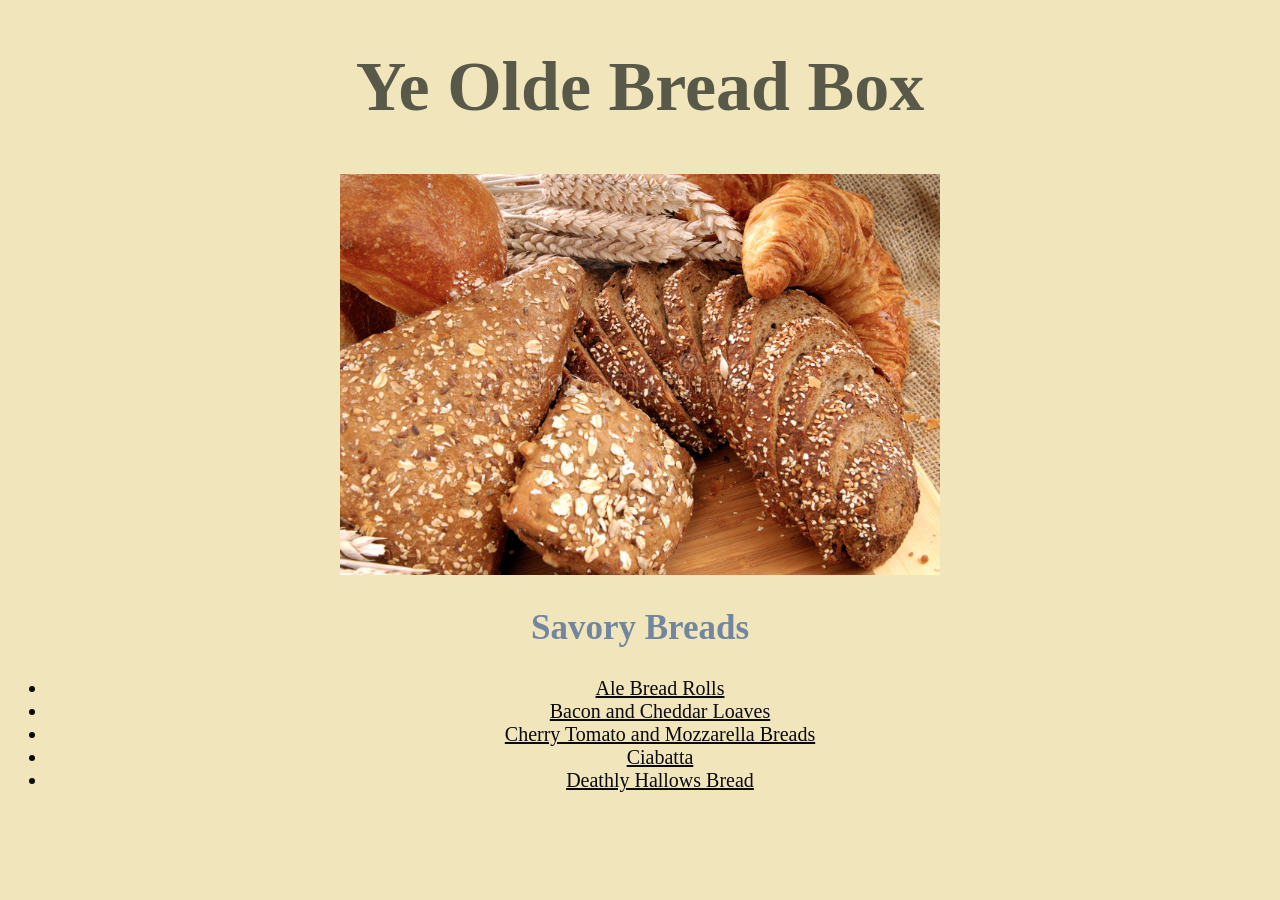
<file: index.html>
<!DOCTYPE html>
<html lang="en">

<head>
    <meta charset="UTF-8">
    <meta http-equiv="X-UA-Compatible" content="IE=edge">
    <meta name="viewport" content="width=device-width, initial-scale=1.0">
    <link rel="stylesheet" href="style.css">
    <title>Recipes</title>
</head>

<body>
    <h1>Ye Olde Bread Box</h1>
    <img src="images/bread-display.jpeg" alt="Bread display">
    <h2>Savory Breads</h2>
    <ul>
        <li><a href="./recipes/ale-bread-rolls.html">Ale Bread Rolls</a></li>
        <li><a href="./recipes/bacon-and-cheddar-loaves.html">Bacon and Cheddar Loaves</a></li>
        <li><a href="./recipes/cherry-tomato-and-mozzarella-breads.html">Cherry Tomato and Mozzarella Breads</a></li>
        <li><a href="./recipes/ciabatta.html">Ciabatta</a></li>
        <li><a href="./recipes/deathly-hallows-bread.html">Deathly Hallows Bread</a></li>
    </ul>
</body>

</html>
</file>
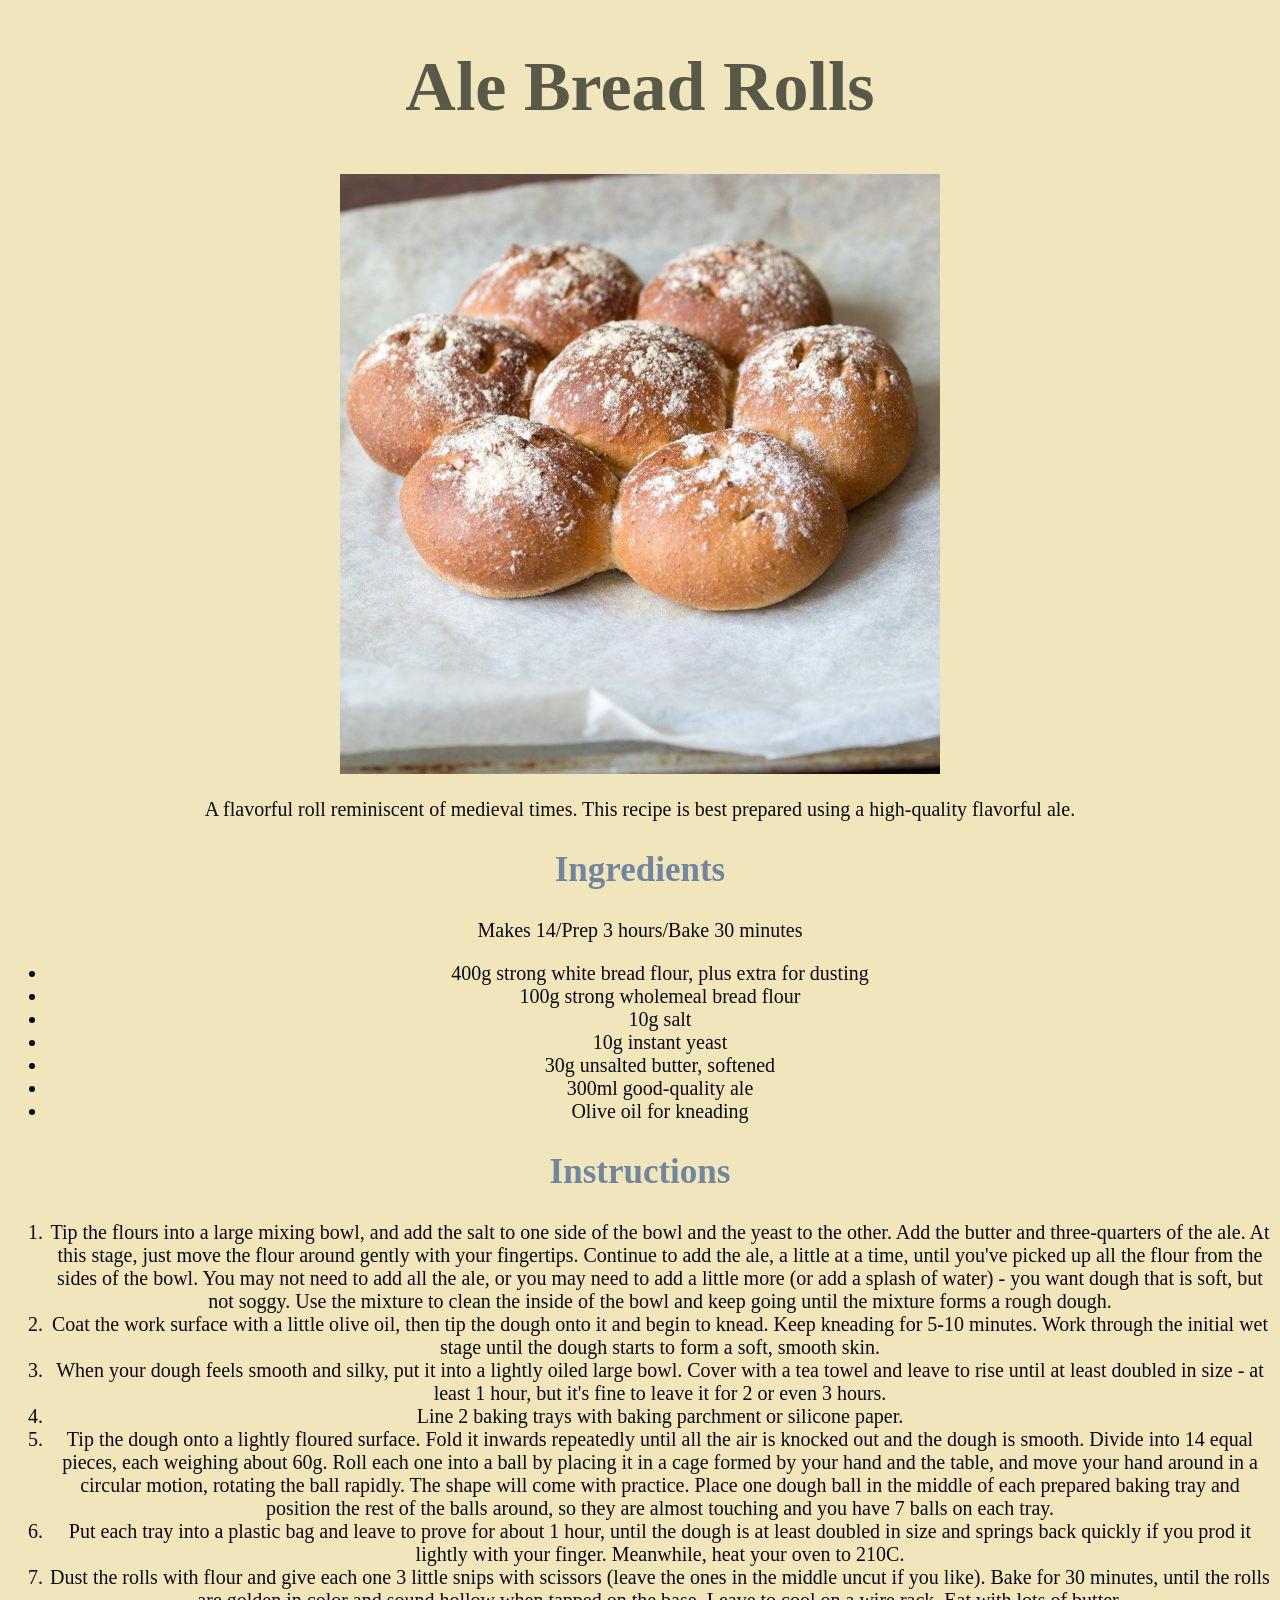
<file: recipes/ale-bread-rolls.html>
<!DOCTYPE html>
<html lang="en">

<head>
    <meta charset="UTF-8">
    <meta http-equiv="X-UA-Compatible" content="IE=edge">
    <meta name="viewport" content="width=device-width, initial-scale=1.0">
    <link rel="stylesheet" href="../style.css">
    <title>Ale Bread Rolls</title>
</head>

<body>
    <h1>Ale Bread Rolls</h1>

    <img src="../images/ale-bread-rolls.jpg" alt="Ale bread rolls">

    <p>A flavorful roll reminiscent of medieval times. This recipe is best prepared using a high-quality flavorful ale.
    </p>

    <h2>Ingredients</h2>
    <p>Makes 14/Prep 3 hours/Bake 30 minutes</p>
    <ul>
        <li>400g strong white bread flour, plus extra for dusting</li>
        <li>100g strong wholemeal bread flour</li>
        <li>10g salt</li>
        <li>10g instant yeast</li>
        <li>30g unsalted butter, softened</li>
        <li>300ml good-quality ale</li>
        <li>Olive oil for kneading</li>
    </ul>
    <h2>Instructions</h2>
    <ol>
        <li>Tip the flours into a large mixing bowl, and add the salt to one side of the bowl and the yeast to the
            other. Add the butter and three-quarters of the ale. At this stage, just move the flour around gently with
            your fingertips. Continue to add the ale, a little at a time, until you've picked up all the flour from the
            sides of the bowl. You may not need to add all the ale, or you may need to add a little more (or add a
            splash of water) - you want dough that is soft, but not soggy. Use the mixture to clean the inside of the
            bowl and keep going until the mixture forms a rough dough.</li>
        <li>Coat the work surface with a little olive oil, then tip the dough onto it and begin to knead. Keep kneading
            for 5-10 minutes. Work through the initial wet stage until the dough starts to form a soft, smooth skin.
        </li>
        <li>When your dough feels smooth and silky, put it into a lightly oiled large bowl. Cover with a tea towel and
            leave to rise until at least doubled in size - at least 1 hour, but it's fine to leave it for 2 or even 3
            hours.</li>
        <li>Line 2 baking trays with baking parchment or silicone paper.</li>
        <li>Tip the dough onto a lightly floured surface. Fold it inwards repeatedly until all the air is knocked out
            and the dough is smooth. Divide into 14 equal pieces, each weighing about 60g. Roll each one into a ball by
            placing it in a cage formed by your hand and the table, and move your hand around in a circular motion,
            rotating the ball rapidly. The shape will come with practice. Place one dough ball in the middle of each
            prepared baking tray and position the rest of the balls around, so they are almost touching and you have 7
            balls on each tray.</li>
        <li>Put each tray into a plastic bag and leave to prove for about 1 hour, until the dough is at least doubled in
            size and springs back quickly if you prod it lightly with your finger. Meanwhile, heat your oven to 210C.
        </li>
        <li>Dust the rolls with flour and give each one 3 little snips with scissors (leave the ones in the middle uncut
            if you like). Bake for 30 minutes, until the rolls are golden in color and sound hollow when tapped on the
            base. Leave to cool on a wire rack. Eat with lots of butter.</li>
    </ol>
</body>

</html>
</file>
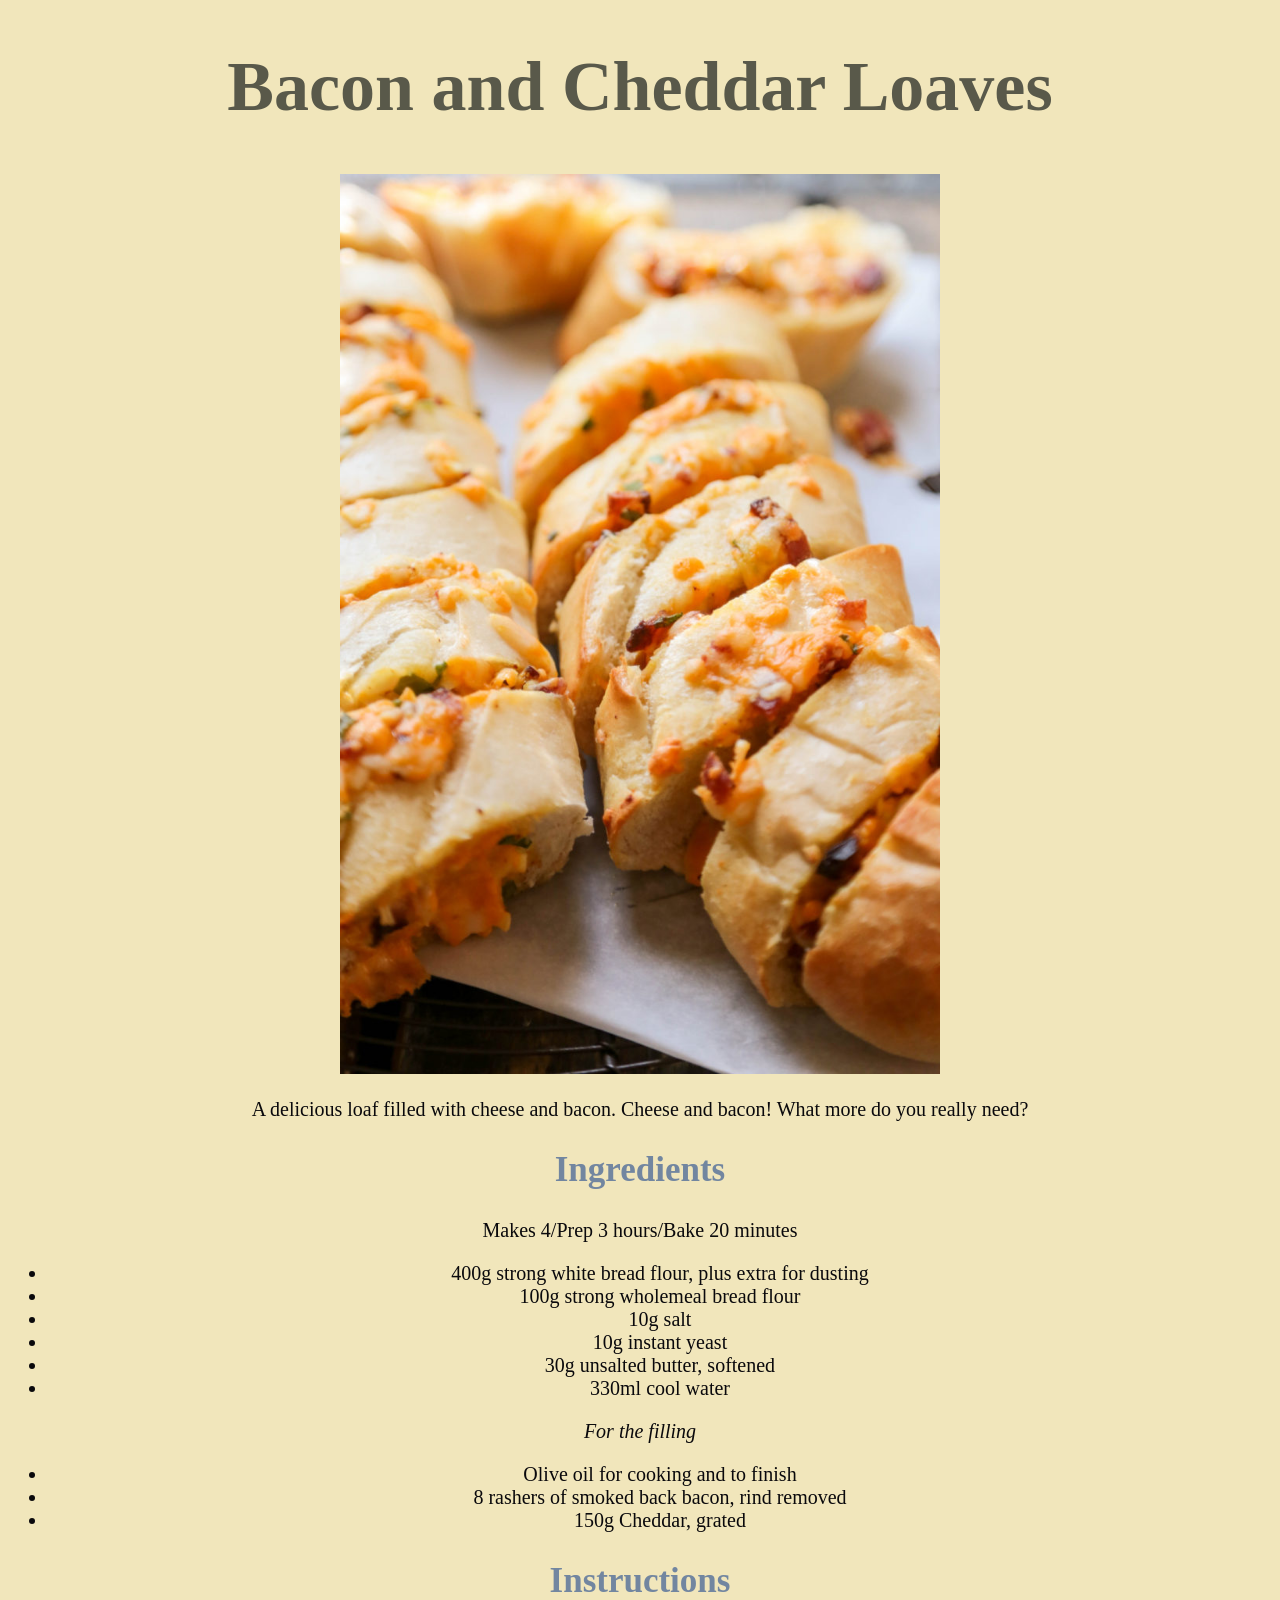
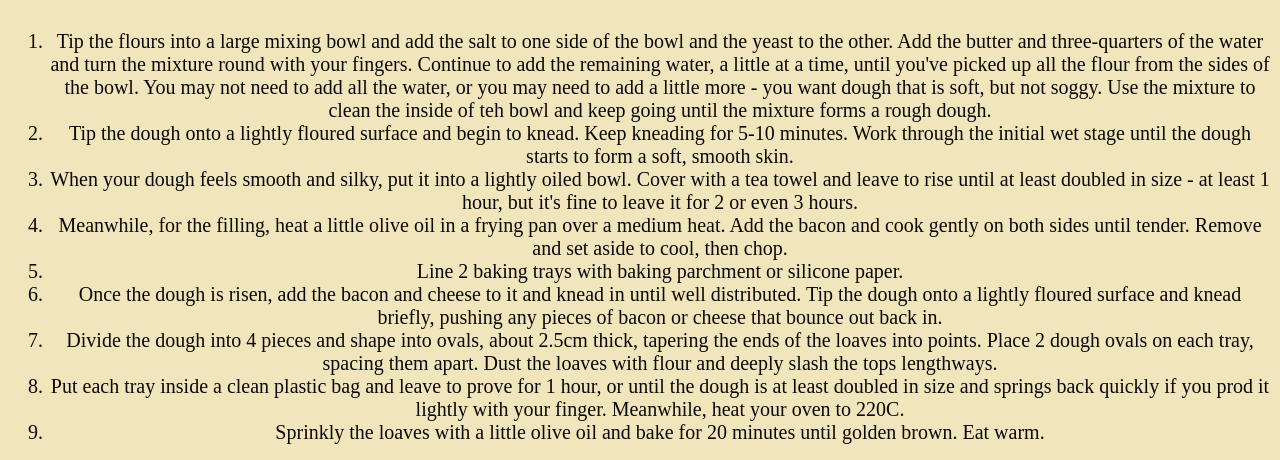
<file: recipes/bacon-and-cheddar-loaves.html>
<!DOCTYPE html>
<html lang="en">

<head>
    <meta charset="UTF-8">
    <meta http-equiv="X-UA-Compatible" content="IE=edge">
    <meta name="viewport" content="width=device-width, initial-scale=1.0">
    <link rel="stylesheet" href="../style.css">
    <title>Bacon and Cheddar Loaves</title>
</head>

<body>
    <h1>Bacon and Cheddar Loaves</h1>

    <img src="../images/bacon-and-cheddar-loaves.jpg" alt="Bacon and cheddar loaves">

    <p>A delicious loaf filled with cheese and bacon. Cheese and bacon! What more do you really need?</p>

    <h2>Ingredients</h2>
    <p>Makes 4/Prep 3 hours/Bake 20 minutes</p>
    <ul>
        <li>400g strong white bread flour, plus extra for dusting</li>
        <li>100g strong wholemeal bread flour</li>
        <li>10g salt</li>
        <li>10g instant yeast</li>
        <li>30g unsalted butter, softened</li>
        <li>330ml cool water</li>
    </ul>
    <p><em>For the filling</em></p>
    <ul>
        <li>Olive oil for cooking and to finish</li>
        <li>8 rashers of smoked back bacon, rind removed</li>
        <li>150g Cheddar, grated</li>
    </ul>

    <h2>Instructions</h2>
    <ol>
        <li>Tip the flours into a large mixing bowl and add the salt to one side of the bowl and the yeast to the other.
            Add the butter and three-quarters of the water and turn the mixture round with your fingers. Continue to add
            the remaining water, a little at a time, until you've picked up all the flour from the sides of the bowl.
            You may not need to add all the water, or you may need to add a little more - you want dough that is soft,
            but not soggy. Use the mixture to clean the inside of teh bowl and keep going until the mixture forms a
            rough dough.</li>
        <li>Tip the dough onto a lightly floured surface and begin to knead. Keep kneading for 5-10 minutes. Work
            through the initial wet stage until the dough starts to form a soft, smooth skin.</li>
        <li>When your dough feels smooth and silky, put it into a lightly oiled bowl. Cover with a tea towel and leave
            to rise until at least doubled in size - at least 1 hour, but it's fine to leave it for 2 or even 3 hours.
        </li>
        <li>Meanwhile, for the filling, heat a little olive oil in a frying pan over a medium heat. Add the bacon and
            cook gently on both sides until tender. Remove and set aside to cool, then chop.</li>
        <li>Line 2 baking trays with baking parchment or silicone paper.</li>
        <li>Once the dough is risen, add the bacon and cheese to it and knead in until well distributed. Tip the dough
            onto a lightly floured surface and knead briefly, pushing any pieces of bacon or cheese that bounce out back
            in.</li>
        <li>Divide the dough into 4 pieces and shape into ovals, about 2.5cm thick, tapering the ends of the loaves into
            points. Place 2 dough ovals on each tray, spacing them apart. Dust the loaves with flour and deeply slash
            the tops lengthways.</li>
        <li>Put each tray inside a clean plastic bag and leave to prove for 1 hour, or until the dough is at least
            doubled in size and springs back quickly if you prod it lightly with your finger. Meanwhile, heat your oven
            to 220C.</li>
        <li>Sprinkly the loaves with a little olive oil and bake for 20 minutes until golden brown. Eat warm.</li>
    </ol>
</body>

</html>
</file>
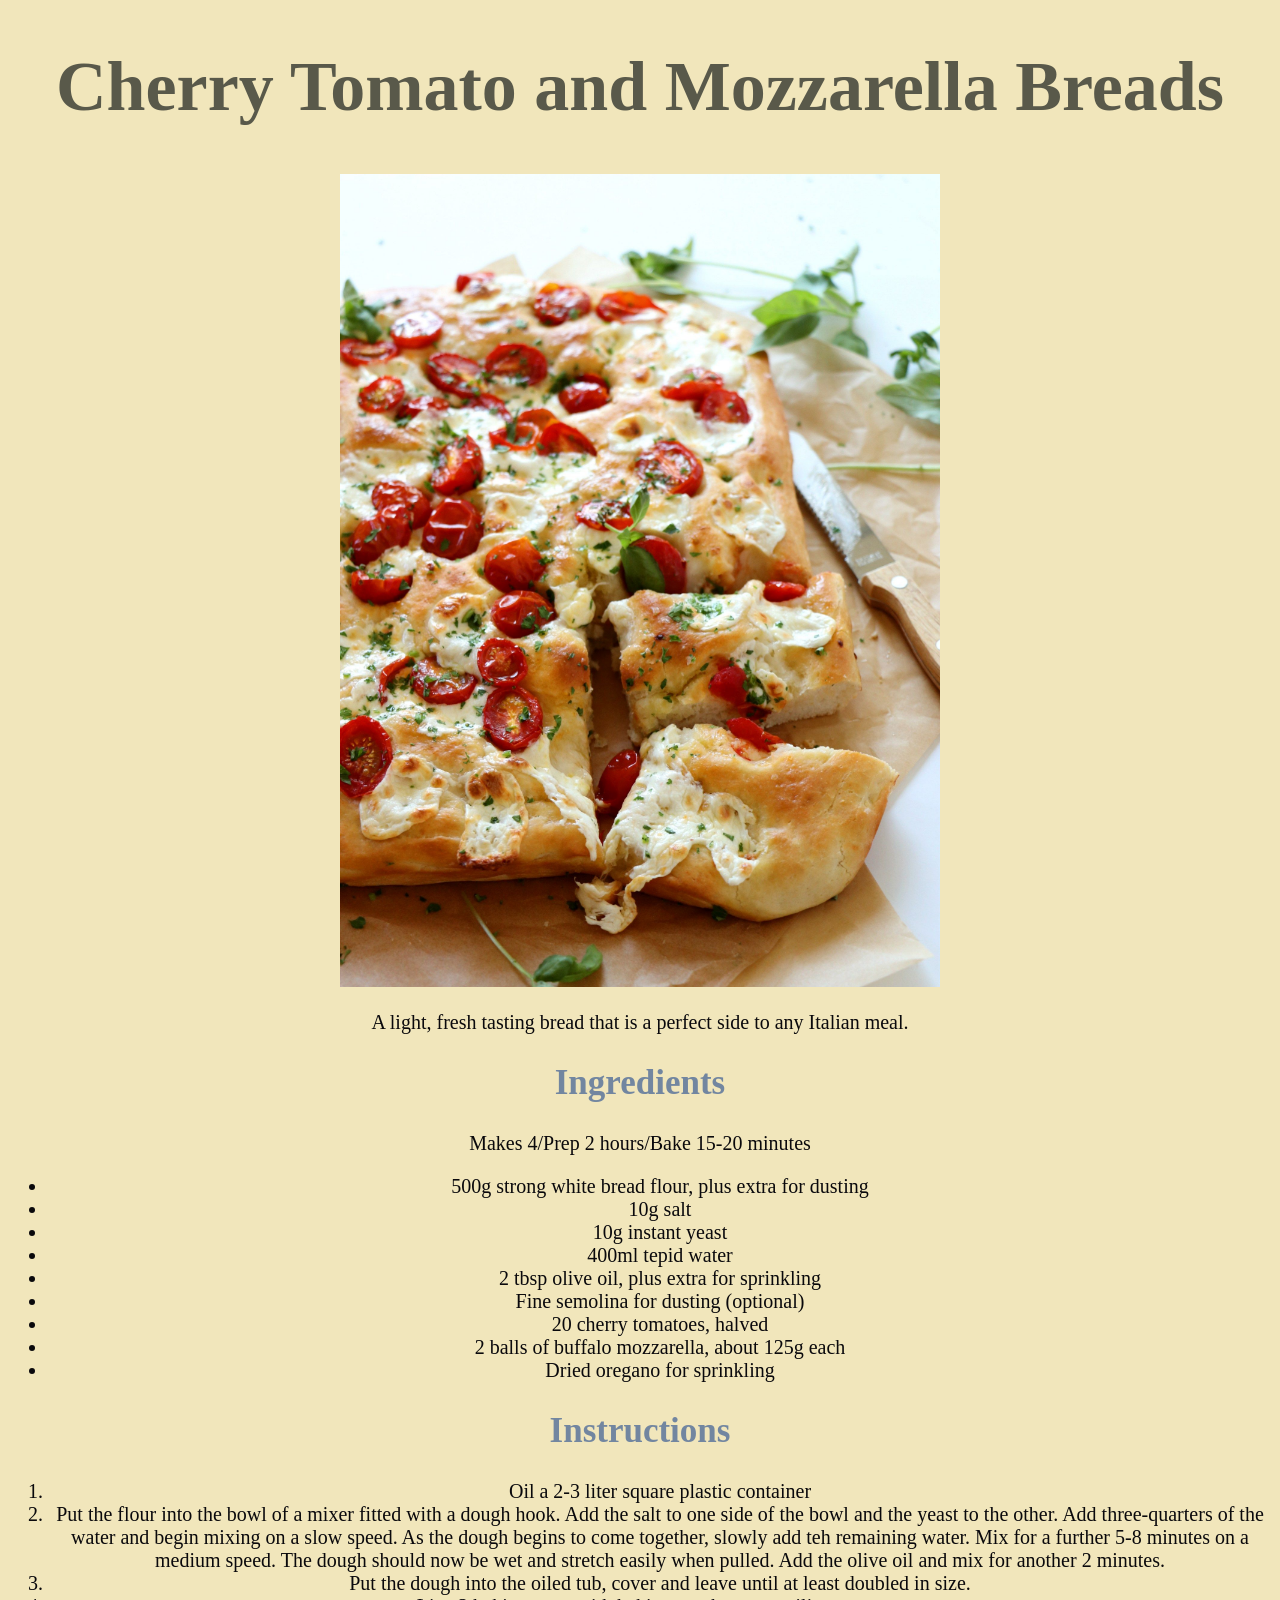
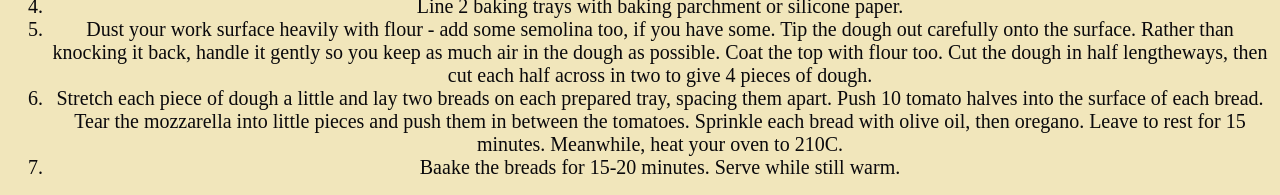
<file: recipes/cherry-tomato-and-mozzarella-breads.html>
<!DOCTYPE html>
<html lang="en">

<head>
    <meta charset="UTF-8">
    <meta http-equiv="X-UA-Compatible" content="IE=edge">
    <meta name="viewport" content="width=device-width, initial-scale=1.0">
    <link rel="stylesheet" href="../style.css">
    <title>Cherry Tomato and Mozzarella Breads</title>
</head>

<body>
    <h1>Cherry Tomato and Mozzarella Breads</h1>

    <img src="../images/cherry-tomato-and-mozzarella-bread.jpg" alt="Cherry tomato and mozzarella bread">

    <p>A light, fresh tasting bread that is a perfect side to any Italian meal.</p>

    <h2>Ingredients</h2>
    <p>Makes 4/Prep 2 hours/Bake 15-20 minutes</p>
    <ul>
        <li>500g strong white bread flour, plus extra for dusting</li>
        <li>10g salt</li>
        <li>10g instant yeast</li>
        <li>400ml tepid water</li>
        <li>2 tbsp olive oil, plus extra for sprinkling</li>
        <li>Fine semolina for dusting (optional)</li>
        <li>20 cherry tomatoes, halved</li>
        <li>2 balls of buffalo mozzarella, about 125g each</li>
        <li>Dried oregano for sprinkling</li>
    </ul>

    <h2>Instructions</h2>
    <ol>
        <li>Oil a 2-3 liter square plastic container</li>
        <li>Put the flour into the bowl of a mixer fitted with a dough hook. Add the salt to one side of the bowl and
            the yeast to the other. Add three-quarters of the water and begin mixing on a slow speed. As the dough
            begins to come together, slowly add teh remaining water. Mix for a further 5-8 minutes on a medium speed.
            The dough should now be wet and stretch easily when pulled. Add the olive oil and mix for another 2 minutes.
        </li>
        <li>Put the dough into the oiled tub, cover and leave until at least doubled in size.</li>
        <li>Line 2 baking trays with baking parchment or silicone paper.</li>
        <li>Dust your work surface heavily with flour - add some semolina too, if you have some. Tip the dough out
            carefully onto the surface. Rather than knocking it back, handle it gently so you keep as much air in the
            dough as possible. Coat the top with flour too. Cut the dough in half lengtheways, then cut each half across
            in two to give 4 pieces of dough.</li>
        <li>Stretch each piece of dough a little and lay two breads on each prepared tray, spacing them apart. Push 10
            tomato halves into the surface of each bread. Tear the mozzarella into little pieces and push them in
            between the tomatoes. Sprinkle each bread with olive oil, then oregano. Leave to rest for 15 minutes.
            Meanwhile, heat your oven to 210C.</li>
        <li>Baake the breads for 15-20 minutes. Serve while still warm.</li>
    </ol>
</body>

</html>
</file>
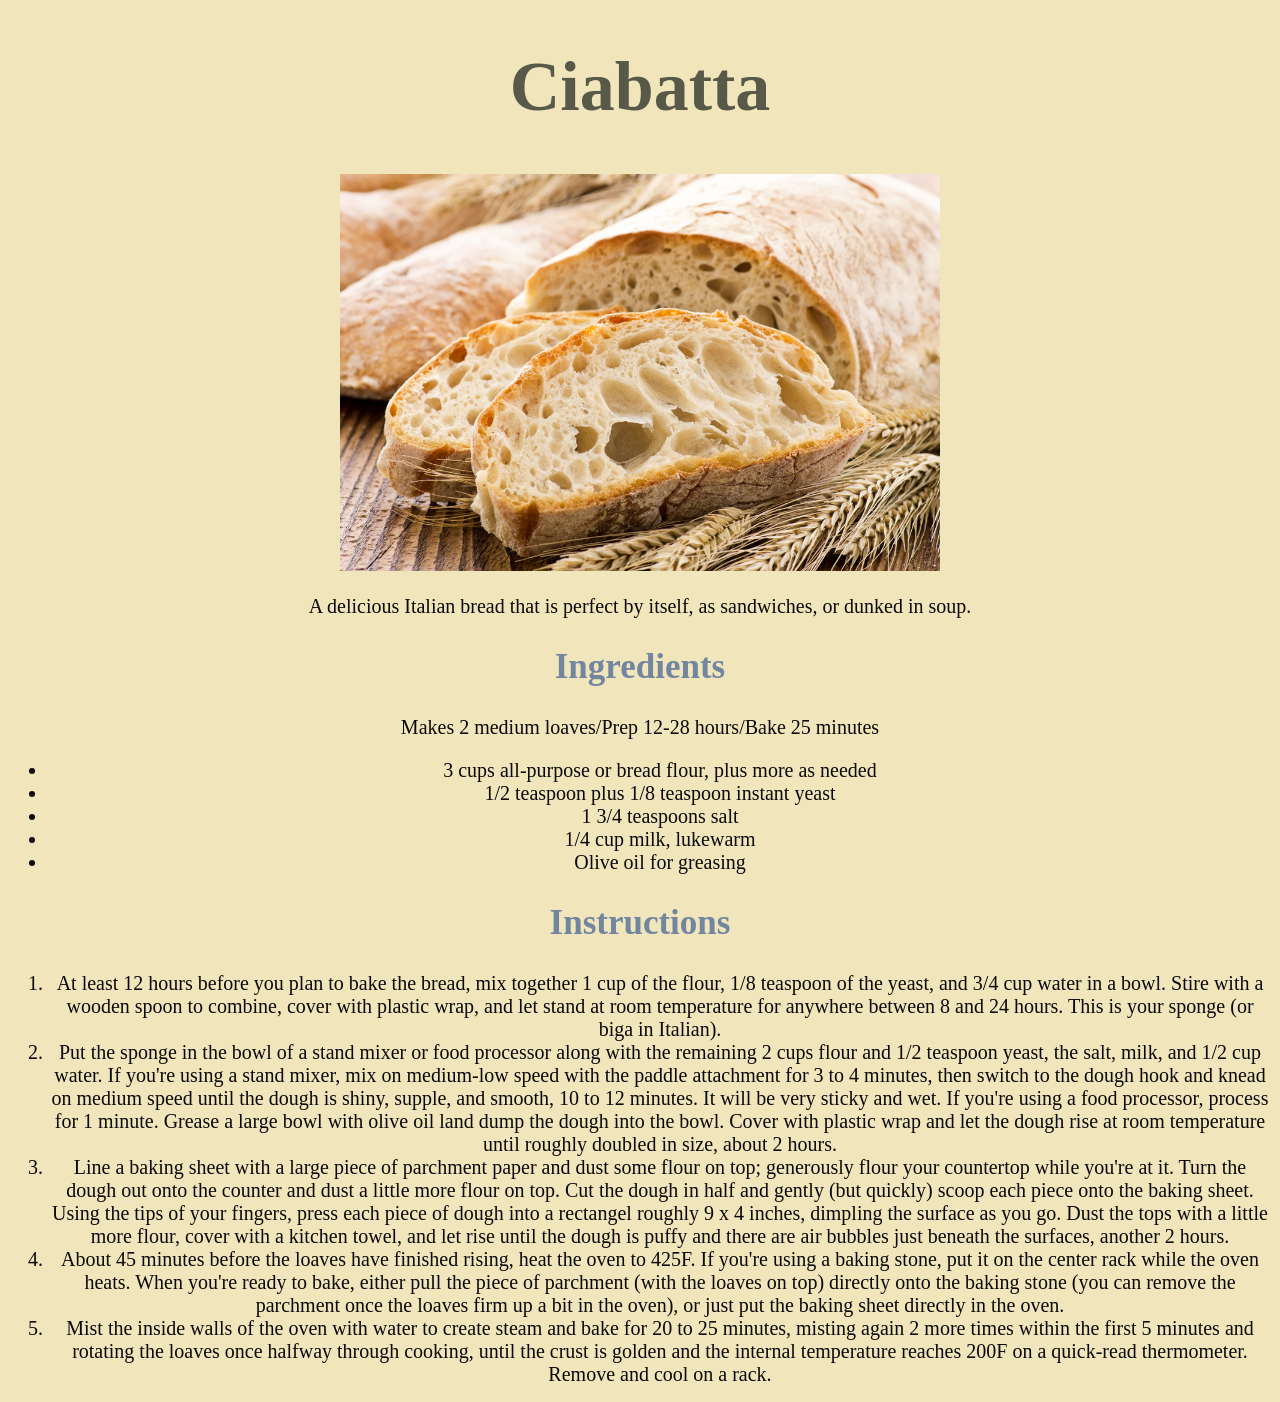
<file: recipes/ciabatta.html>
<!DOCTYPE html>
<html lang="en">

<head>
    <meta charset="UTF-8">
    <meta http-equiv="X-UA-Compatible" content="IE=edge">
    <meta name="viewport" content="width=device-width, initial-scale=1.0">
    <link rel="stylesheet" href="../style.css">
    <title>Ciabatta</title>
</head>

<body>
    <h1>Ciabatta</h1>

    <img src="../images/ciabatta.jpg" alt="Ciabatta loaf">

    <p>A delicious Italian bread that is perfect by itself, as sandwiches, or dunked in soup.</p>

    <h2>Ingredients</h2>
    <p>Makes 2 medium loaves/Prep 12-28 hours/Bake 25 minutes</p>
    <ul>
        <li>3 cups all-purpose or bread flour, plus more as needed</li>
        <li>1/2 teaspoon plus 1/8 teaspoon instant yeast</li>
        <li>1 3/4 teaspoons salt</li>
        <li>1/4 cup milk, lukewarm</li>
        <li>Olive oil for greasing</li>
    </ul>

    <h2>Instructions</h2>
    <ol>
        <li>At least 12 hours before you plan to bake the bread, mix together 1 cup of the flour, 1/8 teaspoon of the
            yeast, and 3/4 cup water in a bowl. Stire with a wooden spoon to combine, cover with plastic wrap, and let
            stand at room temperature for anywhere between 8 and 24 hours. This is your sponge (or biga in Italian).
        </li>
        <li>Put the sponge in the bowl of a stand mixer or food processor along with the remaining 2 cups flour and 1/2
            teaspoon yeast, the salt, milk, and 1/2 cup water. If you're using a stand mixer, mix on medium-low speed
            with the paddle attachment for 3 to 4 minutes, then switch to the dough hook and knead on medium speed until
            the dough is shiny, supple, and smooth, 10 to 12 minutes. It will be very sticky and wet. If you're using a
            food processor, process for 1 minute. Grease a large bowl with olive oil land dump the dough into the bowl.
            Cover with plastic wrap and let the dough rise at room temperature until roughly doubled in size, about 2
            hours.</li>
        <li>Line a baking sheet with a large piece of parchment paper and dust some flour on top; generously flour your
            countertop while you're at it. Turn the dough out onto the counter and dust a little more flour on top. Cut
            the dough in half and gently (but quickly) scoop each piece onto the baking sheet. Using the tips of your
            fingers, press each piece of dough into a rectangel roughly 9 x 4 inches, dimpling the surface as you go.
            Dust the tops with a little more flour, cover with a kitchen towel, and let rise until the dough is puffy
            and there are air bubbles just beneath the surfaces, another 2 hours.</li>
        <li>About 45 minutes before the loaves have finished rising, heat the oven to 425F. If you're using a baking
            stone, put it on the center rack while the oven heats. When you're ready to bake, either pull the piece of
            parchment (with the loaves on top) directly onto the baking stone (you can remove the parchment once the
            loaves firm up a bit in the oven), or just put the baking sheet directly in the oven.</li>
        <li>Mist the inside walls of the oven with water to create steam and bake for 20 to 25 minutes, misting again 2
            more times within the first 5 minutes and rotating the loaves once halfway through cooking, until the crust
            is golden and the internal temperature reaches 200F on a quick-read thermometer. Remove and cool on a rack.
        </li>
    </ol>
</body>

</html>
</file>
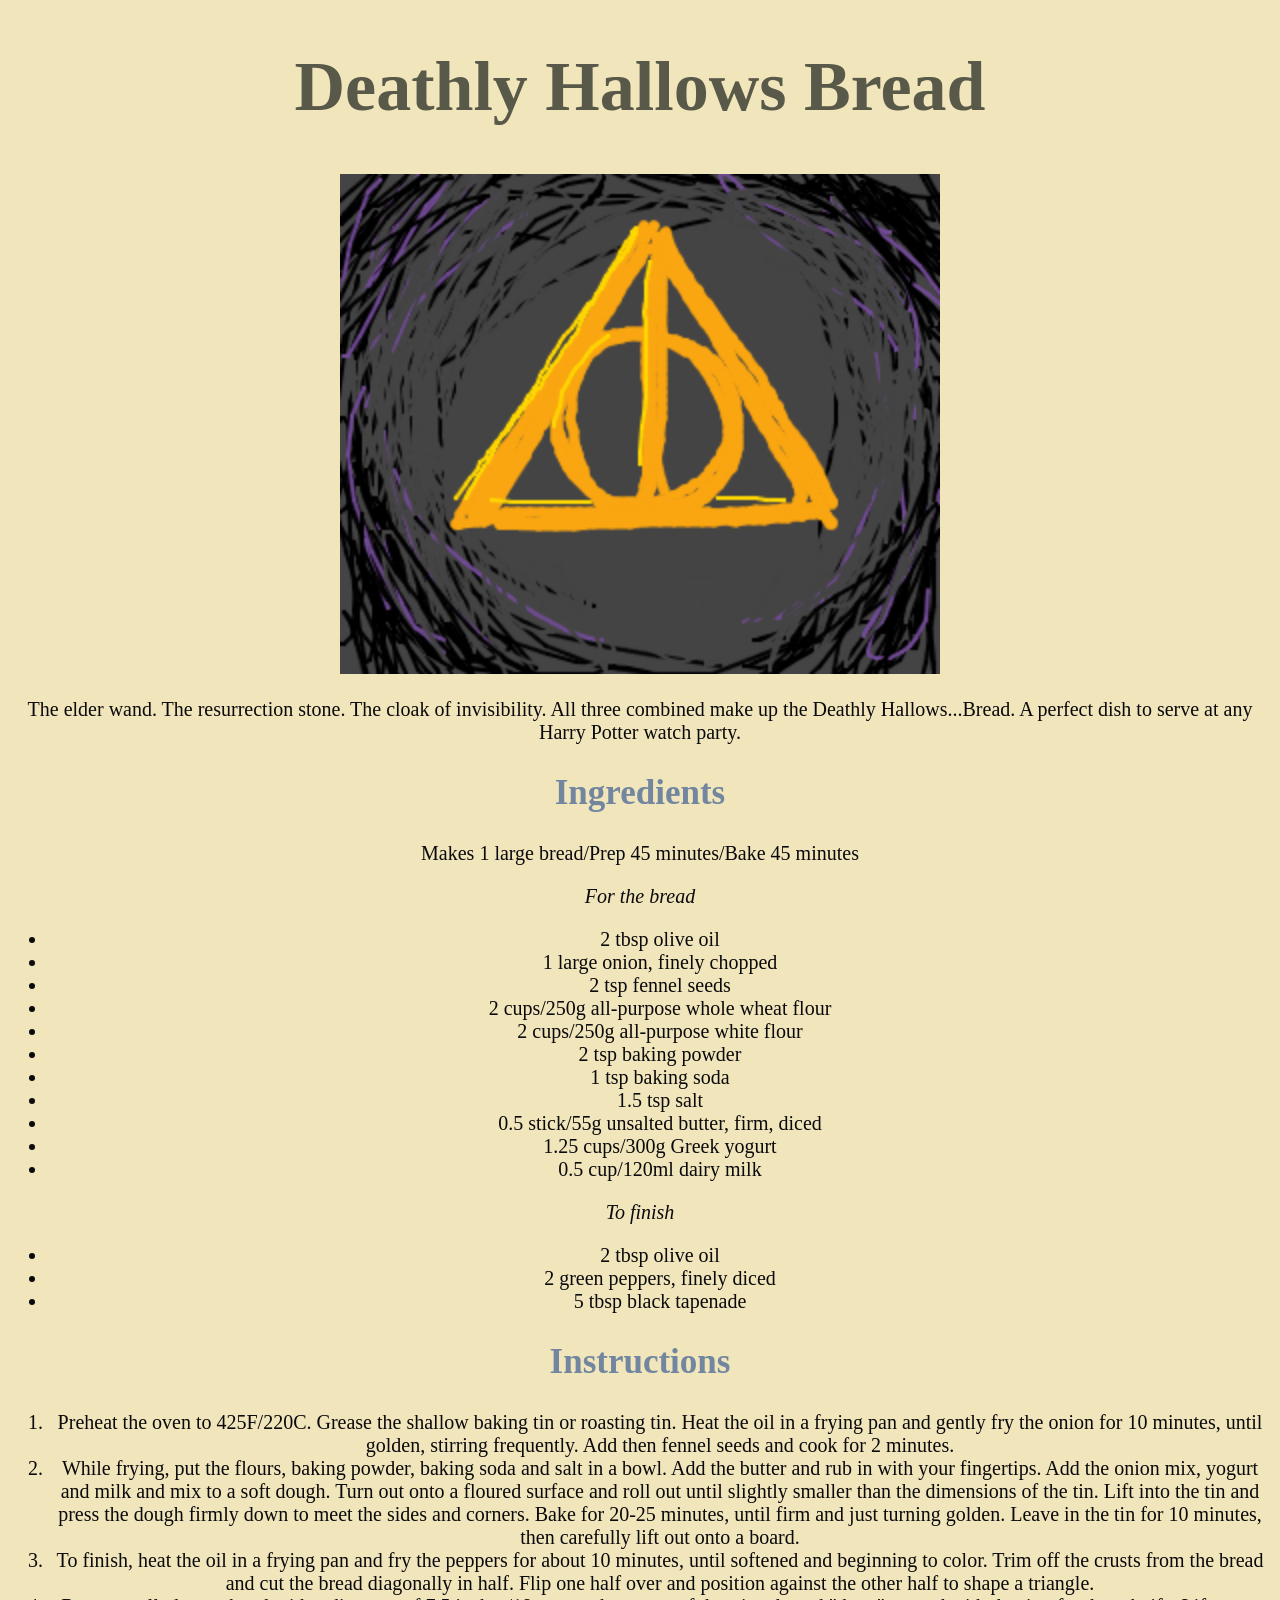
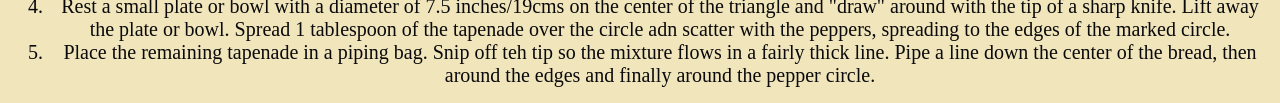
<file: recipes/deathly-hallows-bread.html>
<!DOCTYPE html>
<html lang="en">

<head>
    <meta charset="UTF-8">
    <meta http-equiv="X-UA-Compatible" content="IE=edge">
    <meta name="viewport" content="width=device-width, initial-scale=1.0">
    <link rel="stylesheet" href="../style.css">
    <title>Deathly Hallows Bread</title>
</head>

<body>
    <h1>Deathly Hallows Bread</h1>

    <img src="../images/deathly-hallows.png" alt="The Deathly Hallows">

    <p>The elder wand. The resurrection stone. The cloak of invisibility. All three combined make up the Deathly
        Hallows...Bread. A perfect dish to serve at any Harry Potter watch party.</p>

    <h2>Ingredients</h2>
    <p>Makes 1 large bread/Prep 45 minutes/Bake 45 minutes</p>
    <p><em>For the bread</em></p>
    <ul>
        <li>2 tbsp olive oil</li>
        <li>1 large onion, finely chopped</li>
        <li>2 tsp fennel seeds</li>
        <li>2 cups/250g all-purpose whole wheat flour</li>
        <li>2 cups/250g all-purpose white flour</li>
        <li>2 tsp baking powder</li>
        <li>1 tsp baking soda</li>
        <li>1.5 tsp salt</li>
        <li>0.5 stick/55g unsalted butter, firm, diced</li>
        <li>1.25 cups/300g Greek yogurt</li>
        <li>0.5 cup/120ml dairy milk</li>
    </ul>
    <p><em>To finish</em></p>
    <ul>
        <li>2 tbsp olive oil</li>
        <li>2 green peppers, finely diced</li>
        <li>5 tbsp black tapenade</li>
    </ul>

    <h2>Instructions</h2>
    <ol>
        <li>Preheat the oven to 425F/220C. Grease the shallow baking tin or roasting tin. Heat the oil in a frying pan
            and gently fry the onion for 10 minutes, until golden, stirring frequently. Add then fennel seeds and cook
            for 2 minutes.</li>
        <li>While frying, put the flours, baking powder, baking soda and salt in a bowl. Add the butter and rub in with
            your fingertips. Add the onion mix, yogurt and milk and mix to a soft dough. Turn out onto a floured surface
            and roll out until slightly smaller than the dimensions of the tin. Lift into the tin and press the dough
            firmly down to meet the sides and corners. Bake for 20-25 minutes, until firm and just turning golden. Leave
            in the tin for 10 minutes, then carefully lift out onto a board.</li>
        <li>To finish, heat the oil in a frying pan and fry the peppers for about 10 minutes, until softened and
            beginning to color. Trim off the crusts from the bread and cut the bread diagonally in half. Flip one half
            over and position against the other half to shape a triangle.</li>
        <li>Rest a small plate or bowl with a diameter of 7.5 inches/19cms on the center of the triangle and "draw"
            around with the tip of a sharp knife. Lift away the plate or bowl. Spread 1 tablespoon of the tapenade over
            the circle adn scatter with the peppers, spreading to the edges of the marked circle.</li>
        <li>Place the remaining tapenade in a piping bag. Snip off teh tip so the mixture flows in a fairly thick line.
            Pipe a line down the center of the bread, then around the edges and finally around the pepper circle.</li>
    </ol>
</body>

</html>
</file>
<file: style.css>
* {
    background-color: #f1e6bb;
    text-align: center;
    font-family: Georgia, 'Times New Roman', Times, serif;

}

h1 {
    font-size: 70px;
    font-weight: bold;
    color: #59594A;
}

img {
    height: auto;
    width: 600px;
}

h2 {
    font-size: 35px;
    color: #7286A0;
}

a,
p,
li {
    font-size: 20px;
    color: #0A090C;
}
</file>
